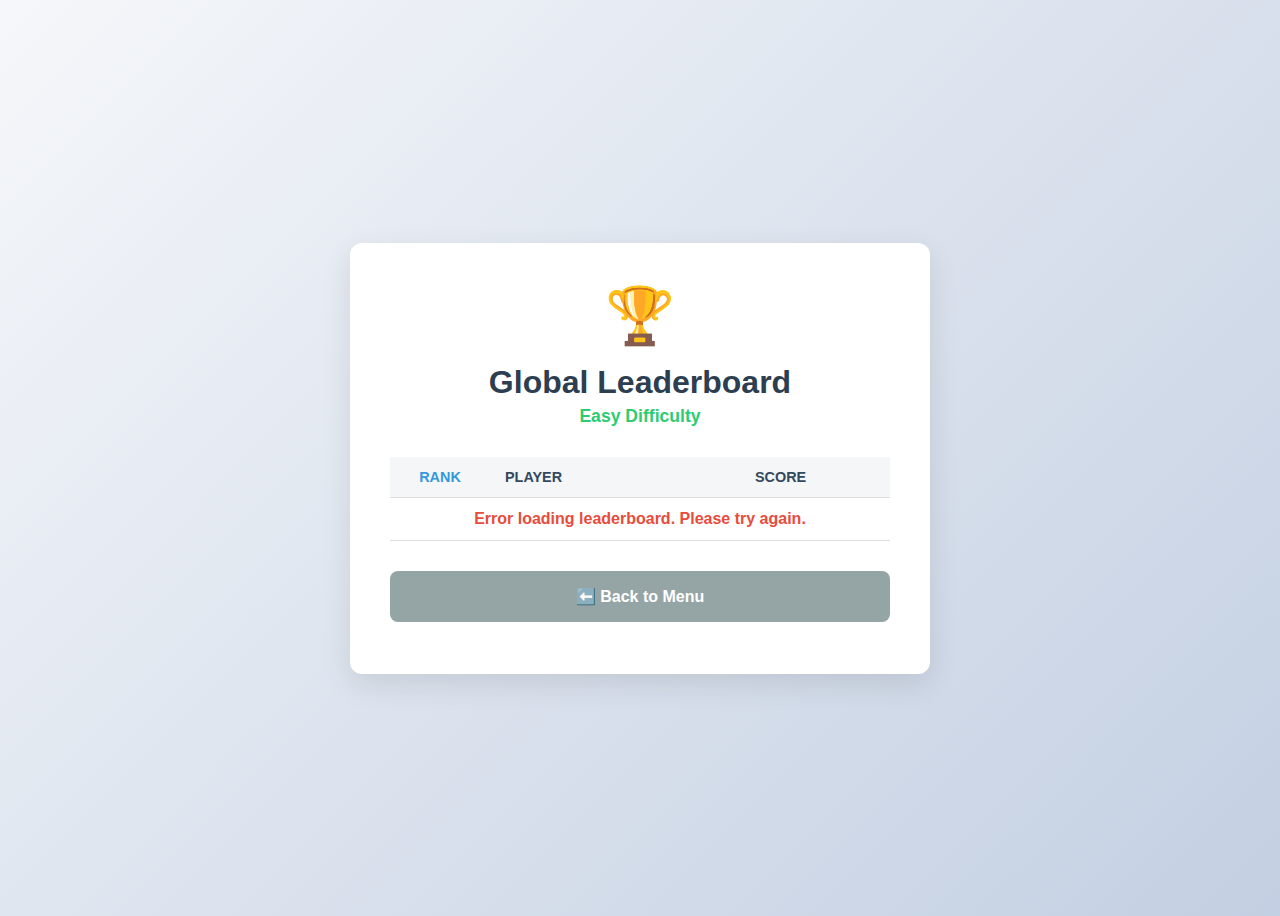
<file: leaderboard.html>
<!DOCTYPE html>
<html lang="en">
<head>
    <title>Maths Challenge - Leaderboard</title>
    <meta charset="utf-8">
    <meta name="viewport" content="width=device-width, initial-scale=1, user-scalable=yes">
    <link rel="stylesheet" href="leaderboard.css">
</head>

<body>
    <div class="minimal-box">
        <div class="leaderboard-logo">
            🏆
        </div>
        
        <div class="leaderboard-title">
            Global Leaderboard
        </div>
        <div class="leaderboard-subtitle" id="leaderboard-difficulty-subtitle">
            Loading ranks...
        </div>

        <div class="leaderboard-container">
            <table>
                <thead>
                    <tr>
                        <th>Rank</th>
                        <th>Player</th>
                        <th>Score</th>
                        </tr>
                </thead>
                <tbody id="leaderboard-body">
                    </tbody>
            </table>
        </div>
        
        <button onclick="window.location.href='mainmanu.html'" class="btn-minimal btn-back-minimal">
            ⬅️ Back to Menu
        </button>
    </div>
    
    <script>
        // Wait for the page to load
        document.addEventListener('DOMContentLoaded', function() {
            const subtitle = document.getElementById('leaderboard-difficulty-subtitle');
            const tableBody = document.getElementById('leaderboard-body');

            // Get difficulty from URL
            const urlParams = new URLSearchParams(window.location.search);
            const difficulty = urlParams.get('difficulty') || 'easy'; // Default to 'easy'

            // --- UI Styling for Difficulty ---
            let difficultyTitle = difficulty.charAt(0).toUpperCase() + difficulty.slice(1); // Capitalize first letter
            
            // Set Text
            subtitle.textContent = `${difficultyTitle} Difficulty`;
            subtitle.style.fontWeight = 'bold';

            // Set Color based on difficulty
            if (difficulty === 'easy') {
                subtitle.style.color = '#2ecc71'; // Green
            } else if (difficulty === 'medium') {
                subtitle.style.color = '#f39c12'; // Orange
            } else if (difficulty === 'hard') {
                subtitle.style.color = '#e74c3c'; // Red
            }

            // Show temporary loading state
            tableBody.innerHTML = '<tr><td colspan="3" style="text-align:center; color:#7f8c8d;">Loading scores...</td></tr>';

            // --- NEW: Fetch Real Data from Backend ---
            fetch(`backend/get_leaderboard.php?difficulty=${difficulty}`)
                .then(response => {
                    if (!response.ok) {
                        throw new Error("Network response was not ok");
                    }
                    return response.json();
                })
                .then(data => {
                    // Clear loading message
                    tableBody.innerHTML = '';

                    if (data.status === 'success' && data.data.length > 0) {
                        // Loop through the data and create table rows
                        data.data.forEach(row => {
                            const tr = document.createElement('tr');
                            tr.innerHTML = `
                                <td>${row.rank}</td>
                                <td>${row.player}</td>
                                <td>${row.score}</td>
                            `;
                            tableBody.appendChild(tr);
                        });
                    } else {
                        // Show a message if no scores exist yet
                        tableBody.innerHTML = '<tr><td colspan="3" style="text-align:center; padding:20px;">No scores yet! Be the first to play.</td></tr>';
                    }
                })
                .catch(err => {
                    console.error("Error loading leaderboard:", err);
                    tableBody.innerHTML = '<tr><td colspan="3" style="text-align:center; color:#e74c3c;">Error loading leaderboard. Please try again.</td></tr>';
                });
        });
    </script>

</body>
</html>
</file>
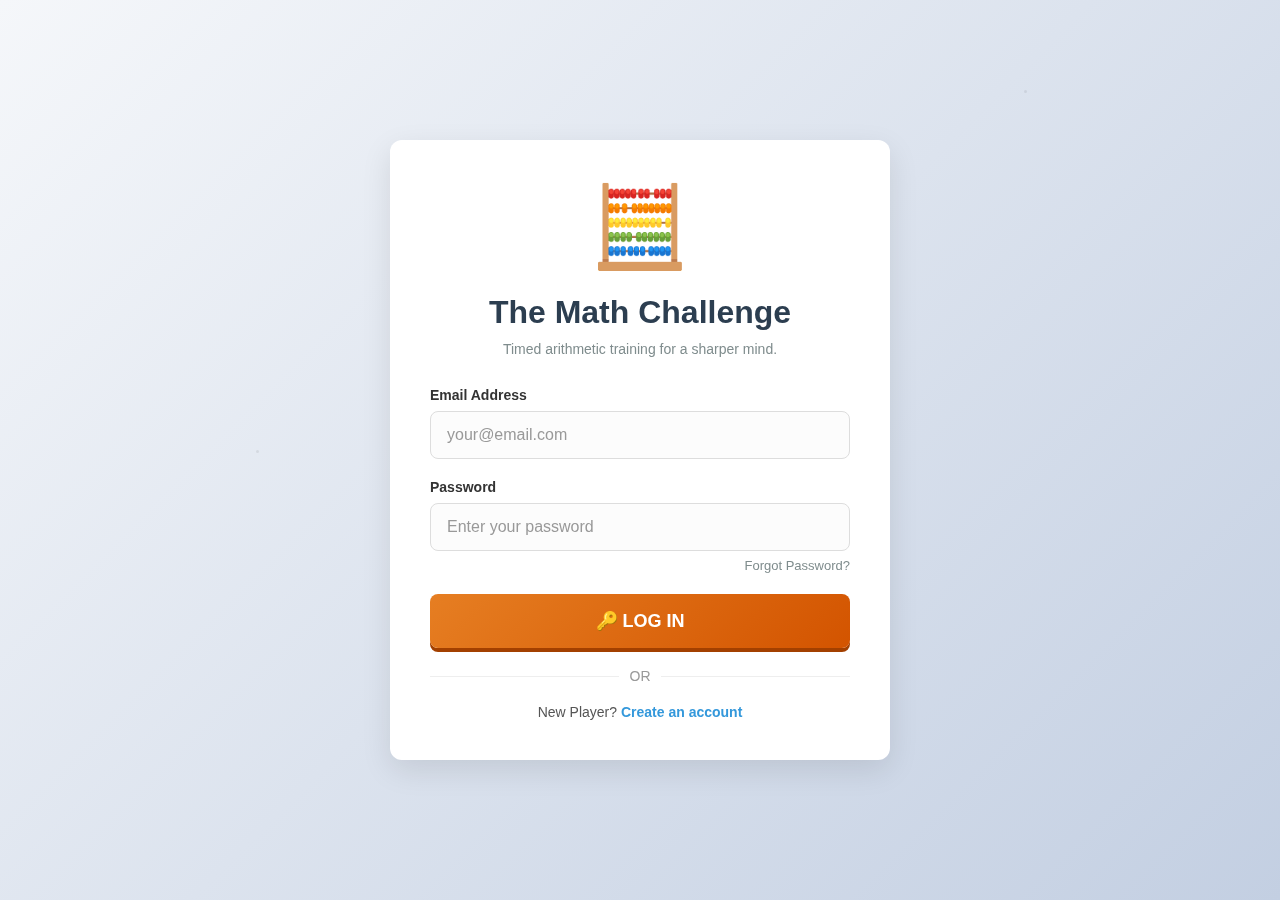
<file: login.html>
<!DOCTYPE html>
<html lang="en">
<head>
    <title>Maths Quiz - Login & Sign Up</title>
    <meta charset="utf-8">
    <meta name="viewport" content="width=device-width, initial-scale=1, user-scalable=yes">
    <!-- Links to the unchanged CSS -->
    <link rel="stylesheet" href="login.css">
</head>

<body>
    <!-- Background stars effect -->
    <div class="stars">
        <div class="star" style="top: 10%; left: 80%; animation-duration: 4s;"></div>
        <div class="star" style="top: 50%; left: 20%; animation-duration: 6s;"></div>
        <div class="star" style="top: 80%; left: 60%; animation-duration: 5s;"></div>
    </div>

    <div class="container">
        <div class="auth-box">
            
            <div class="logo">
                🧮
            </div>
            <div class="title" id="form-title">
                The Math Challenge
            </div>
            <div class="subtitle">
                Timed arithmetic training for a sharper mind.
            </div>

            <!-- 
              NEW: Notification area for backend responses.
              This will be controlled by login.js
            -->
            <div id="auth-notification" class="notification"></div>

            <!-- LOGIN SECTION (Active by default) -->
            <form id="login-section" class="form-section active">
                <div class="form-group">
                    <label for="login-email" class="label">Email Address</label>
                    <input type="email" id="login-email" class="input-field" placeholder="your@email.com" required>
                </div>
                
                <div class="form-group">
                    <label for="login-password" class="label">Password</label>
                    <input type="password" id="login-password" class="input-field" placeholder="Enter your password" required>
                </div>

                <div class="forgot-link">
                    <a href="#">Forgot Password?</a>
                </div>

                <button type="submit" id="login-button" class="btn btn-primary">
                    🔑 LOG IN
                </button>
            </form>

            <!-- SIGN UP SECTION (Hidden by default) -->
            <form id="signup-section" class="form-section">
                <div class="form-group">
                    <label for="signup-username" class="label">Username</label>
                    <input type="text" id="signup-username" class="input-field" placeholder="Choose a username" required>
                </div>

                <div class="form-group">
                    <label for="signup-email" class="label">Email Address</label>
                    <input type="email" id="signup-email" class="input-field" placeholder="your@email.com" required>
                </div>
                
                <div class="form-group">
                    <label for="signup-password" class="label">Password</label>
                    <input type="password" id="signup-password" class="input-field" placeholder="Create a strong password" required>
                </div>

                <button type="submit" id="signup-button" class="btn btn-secondary">
                    ✍️ SIGN UP
                </button>
            </form>

            <div class="divider">OR</div>
            
            
            <div class="toggle-form">
                <p>
                    <span id="toggle-message">New Player?</span> 
                    <a id="toggle-link" class="toggle-link">Create an account</a>
                </p>
            </div>
            
        </div>
    </div>

    <!-- 
      Load the JavaScript controller at the end.
      'defer' ensures it runs only after the HTML is parsed.
    -->
    <script src="login.js" defer></script>
</body>
</html>
</file>
<file: leaderboard.css>
/* Styling for leaderboard.html
  (Reuses many concepts from mainmanu.html for consistency)
*/

body {
    font-family: 'Segoe UI', Tahoma, Geneva, Verdana, sans-serif;
    background: linear-gradient(135deg, #f5f7fa 0%, #c3cfe2 100%);
    min-height: 100vh;
    display: flex;
    justify-content: center;
    align-items: center;
    padding: 20px;
    box-sizing: border-box;
}

.minimal-box {
    background: white;
    border-radius: 12px;
    padding: 40px;
    box-shadow: 0 10px 30px rgba(0, 0, 0, 0.1);
    max-width: 500px; /* Wider for the table */
    width: 100%;
    text-align: center;
}

.leaderboard-logo {
    font-size: 3.5em;
    margin-bottom: 15px;
}

.leaderboard-title {
    color: #2c3e50;
    font-size: 2em;
    margin-bottom: 5px;
    font-weight: 600;
}

.leaderboard-subtitle {
    color: #7f8c8d;
    font-size: 1.1em; /* Made subtitle slightly larger */
    margin-bottom: 30px;
}

/* Leaderboard Table Styles */
.leaderboard-container {
    width: 100%;
    margin-bottom: 30px;
    overflow-x: auto; /* Allows table to be scrollable on small screens */
}

table {
    width: 100%;
    border-collapse: collapse;
}

thead tr {
    background-color: #f4f6f8;
    color: #34495e;
}

th, td {
    padding: 12px 15px;
    text-align: left;
    border-bottom: 1px solid #ddd;
}

th {
    font-size: 0.9em;
    text-transform: uppercase;
    font-weight: 600;
}

td {
    color: #333;
}

/* Add alternating row colors */
tbody tr:nth-of-type(even) {
    background-color: #f9f9f9;
}

/* Style the first column (Rank) */
td:first-child, th:first-child {
    text-align: center;
    font-weight: bold;
    color: #3498db;
    width: 20%; /* Adjusted width */
}
/* Style the third column (Score) */
td:nth-child(3), th:nth-child(3) {
    font-weight: bold;
    width: 30%; /* Adjusted width */
}


/* Back Button */
.btn-minimal {
    display: flex;
    align-items: center;
    justify-content: center; 
    gap: 10px;
    width: 100%;
    padding: 16px;
    margin: 12px 0;
    border: none;
    border-radius: 8px;
    font-size: 1em;
    font-weight: bold;
    cursor: pointer;
    transition: background-color 0.2s, transform 0.2s;
    text-decoration: none;
    box-sizing: border-box; /* Ensures padding doesn't break width */
}

.btn-back-minimal {
    background-color: #95a5a6; /* Grey for back button */
    color: white;
}
.btn-back-minimal:hover {
    background-color: #7f8c8d;
    transform: translateY(-1px);
}
</file>
<file: login.css>
* {
    margin: 0;
    padding: 0;
    box-sizing: border-box;
}

/* --- THEME OVERRIDE: Light Gradient Background (from Design 2) --- */
body {
    font-family: 'Arial', sans-serif;
    background: linear-gradient(135deg, #f5f7fa 0%, #c3cfe2 100%); /* Minimalist Light Background */
    min-height: 100vh;
    display: flex;
    justify-content: center;
    align-items: center;
    padding: 20px;
    overflow-x: hidden;
}

.stars {
    position: fixed;
    width: 100%;
    height: 100%;
    top: 0;
    left: 0;
}

.star {
    position: absolute;
    width: 3px;
    height: 3px;
    background: rgba(0, 0, 0, 0.1); /* Subtle dark stars for light background */
    border-radius: 50%;
    opacity: 0.7;
    animation: twinkle 3s infinite;
}

@keyframes twinkle {
    0%, 100% { opacity: 0.7; }
    50% { opacity: 0.2; }
}

.container {
    max-width: 500px;
    width: 100%;
    position: relative;
    z-index: 10;
}

/* --- THEME OVERRIDE: Clean White Box (from Design 2) --- */
.auth-box {
    background: white; /* Clean white background */
    border-radius: 12px;
    padding: 40px 40px;
    box-shadow: 0 10px 30px rgba(0, 0, 0, 0.1); /* Soft shadow */
    border: none; /* Remove previous heavy border */
}

.logo {
    text-align: center;
    font-size: 80px;
    margin-bottom: 20px;
    animation: float 3s ease-in-out infinite;
}

/* --- THEME OVERRIDE: Dark Text Color (from Design 2) --- */
.title {
    font-size: 32px;
    font-weight: 600; /* Less bold than before */
    color: #2c3e50; /* Dark blue/grey */
    text-align: center;
    margin-bottom: 10px;
    text-shadow: none;
}

.subtitle {
    font-size: 14px;
    color: #7f8c8d;
    text-align: center;
    margin-bottom: 30px;
}

/* --- NEW: Notification Styles --- */
.notification {
    padding: 12px 15px;
    margin-bottom: 20px;
    border-radius: 8px;
    font-size: 14px;
    font-weight: 500;
    display: none; /* Hidden by default */
    animation: fadeIn 0.3s ease;
}

.notification.success {
    background-color: #e6f7ec;
    color: #27ae60;
    border: 1px solid #a7d7c5;
    display: block;
}

.notification.error {
    background-color: #fbeae9;
    color: #c0392b;
    border: 1px solid #f1c5c0;
    display: block;
}
/* --- End of Notification Styles --- */

.form-group {
    margin-bottom: 20px;
}

.label {
    font-size: 14px;
    font-weight: bold;
    color: #333;
    margin-bottom: 8px;
    display: block;
}

.input-field {
    width: 100%;
    padding: 14px 16px;
    border: 1px solid #ddd;
    border-radius: 8px;
    font-size: 16px;
    transition: all 0.3s ease;
    background: #fcfcfc;
}

.input-field:focus {
    outline: none;
    border-color: #3498db; /* Blue focus color */
    box-shadow: 0 0 5px rgba(52, 152, 219, 0.5);
    transform: none;
}

.input-field::placeholder {
    color: #999;
}

.btn {
    display: flex; /* For perfect content centering */
    align-items: center;
    justify-content: center;
    gap: 10px;
    width: 100%;
    padding: 16px;
    border: none;
    border-radius: 8px;
    font-size: 18px;
    font-weight: bold;
    cursor: pointer;
    transition: all 0.3s ease;
    text-shadow: none;
    margin-bottom: 12px;

    /* --- THEME OVERRIDE: Softer Shadow --- */
    box-shadow: 0 4px 0px rgba(0, 0, 0, 0.15); 
    
    /* --- NEW: Disabled state for buttons --- */
    opacity: 1;
}

.btn:disabled {
    opacity: 0.7;
    cursor: not-allowed;
    transform: translateY(0);
    box-shadow: 0 4px 0px rgba(0, 0, 0, 0.1);
}
/* --- End of Disabled state --- */


/* --- THEME OVERRIDE: Orange Button (Primary Login) --- */
.btn-primary {
    background: linear-gradient(135deg, #e67e22 0%, #d35400 100%);
    color: white;
    box-shadow: 0 4px 0px #a34000;
}

.btn-primary:hover {
    transform: translateY(-2px);
    box-shadow: 0 6px 0px #a34000;
}

/* --- THEME OVERRIDE: Green Button (Secondary Sign Up) --- */
.btn-secondary {
    background: linear-gradient(135deg, #2ecc71 0%, #27ae60 100%);
    color: white;
    box-shadow: 0 4px 0px #1e8449;
}

.btn-secondary:hover {
    transform: translateY(-2px);
    box-shadow: 0 6px 0px #1e8449;
}

.btn:active {
    transform: translateY(2px);
    box-shadow: 0 2px 0px rgba(0, 0, 0, 0.15);
}

.divider {
    text-align: center;
    color: #999;
    margin: 20px 0;
    font-size: 14px;
    position: relative;
}

.divider::before, .divider::after {
    content: '';
    position: absolute;
    top: 50%;
    width: 45%;
    height: 1px;
    background: #eee; /* Lighter divider for minimalist theme */
}
.divider::before { left: 0; }
.divider::after { right: 0; }

.social-buttons {
    display: flex;
    gap: 12px;
    margin-bottom: 20px;
}

/* --- THEME OVERRIDE: Clean Social Buttons --- */
.social-btn {
    flex: 1;
    padding: 12px;
    border: 1px solid #ddd;
    background: white;
    border-radius: 8px;
    font-size: 24px;
    cursor: pointer;
    transition: all 0.3s ease;
}

.social-btn:hover {
    background: #f7f7f7;
    transform: translateY(-1px);
}

.toggle-form {
    text-align: center;
    margin-top: 20px;
}

.toggle-form p {
    font-size: 14px;
    color: #555;
}

.toggle-link {
    color: #3498db; /* Use a clean blue for links */
    text-decoration: none;
    font-weight: bold;
    cursor: pointer;
    transition: all 0.3s ease;
}

.toggle-link:hover {
    color: #2980b9;
    text-decoration: underline;
}

.form-section {
    display: none;
}

.form-section.active {
    display: block;
    animation: fadeIn 0.3s ease;
}

@keyframes fadeIn {
    from {
        opacity: 0;
        transform: translateY(10px);
    }
    to {
        opacity: 1;
        transform: translateY(0);
    }
}

.forgot-link {
    text-align: right;
    margin-top: -15px;
    margin-bottom: 20px;
}

.forgot-link a {
    font-size: 13px;
    color: #7f8c8d;
    text-decoration: none;
    transition: all 0.3s ease;
}

.forgot-link a:hover {
    color: #555;
    text-decoration: underline;
}

@keyframes float {
    0%, 100% { transform: translateY(0px); }
    50% { transform: translateY(-10px); }
}

@media (max-width: 600px) {
    .auth-box {
        padding: 40px 25px;
    }

    .logo {
        font-size: 60px;
    }
}
</file>
